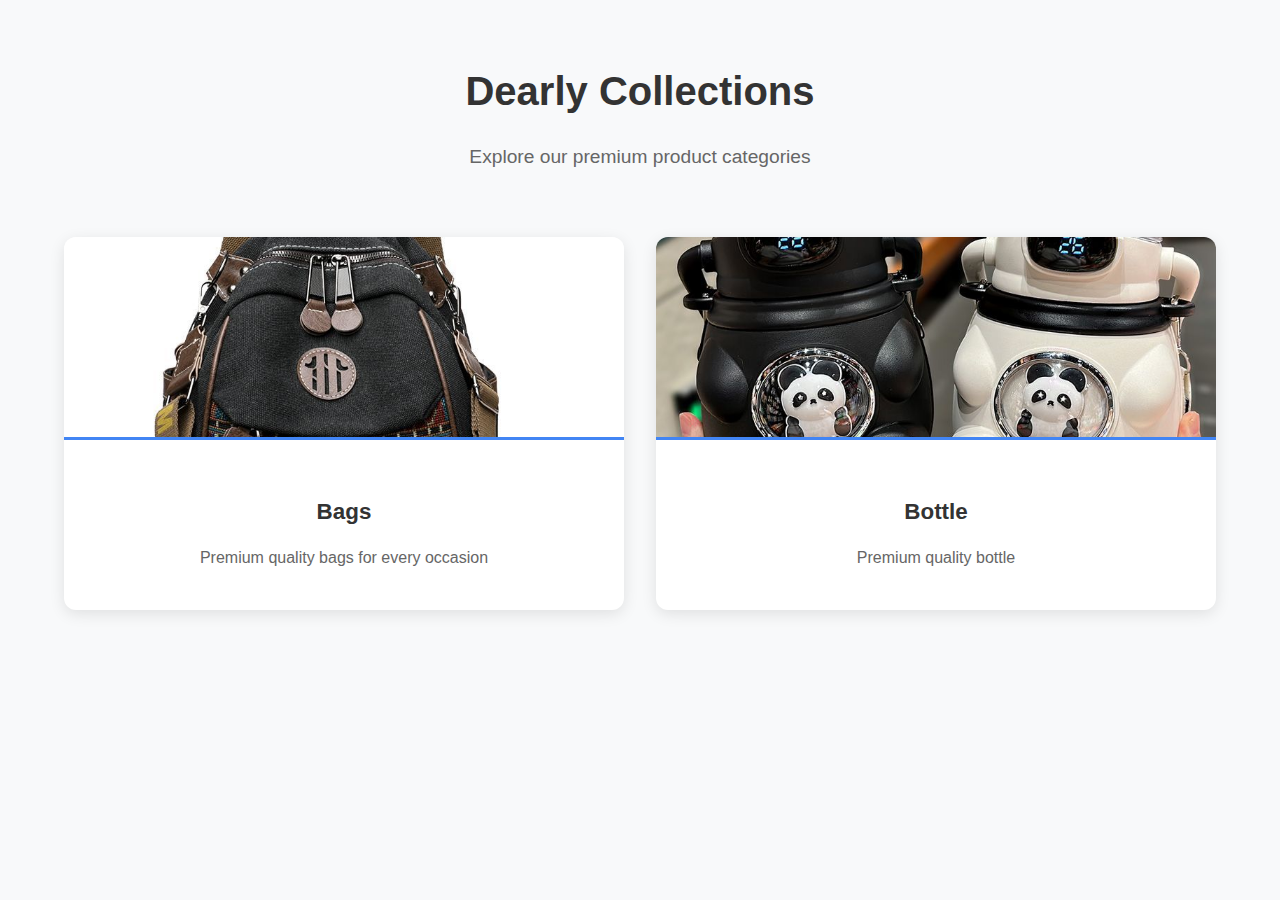
<file: index.html>
<!DOCTYPE html>
<html lang="en">
  <head>
    <meta charset="UTF-8" />
    <meta name="viewport" content="width=device-width, initial-scale=1.0" />
    <title>Dearly - Categories</title>
    <link rel="stylesheet" href="style.css" />
  </head>
  <body>
    <div class="container py-8">
      <header class="page-header">
        <h1>Dearly Collections</h1>
        <p>Explore our premium product categories</p>
      </header>

      <div class="categories-grid" id="categoriesGrid">
        <!-- Categories will be inserted here by JavaScript -->
      </div>
    </div>

    <script src="script.js"></script>
  </body>
</html>
</file>
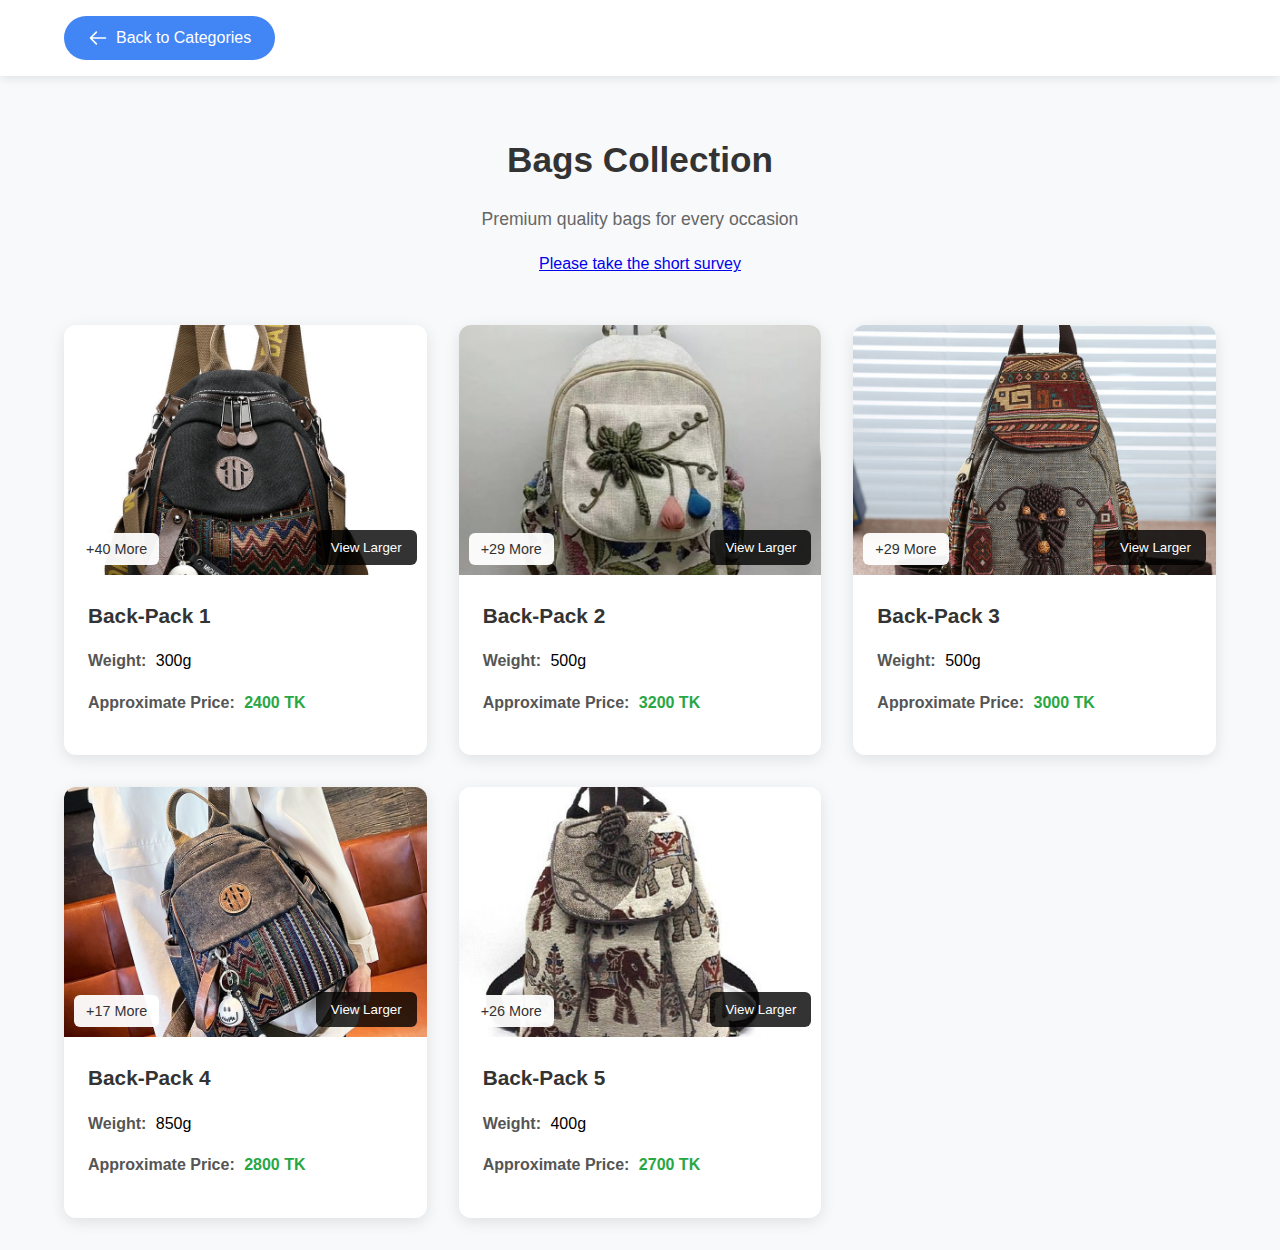
<file: bags.html>
<!DOCTYPE html>
<html lang="en">
  <head>
    <meta charset="UTF-8" />
    <meta name="viewport" content="width=device-width, initial-scale=1.0" />
    <title>Bags Collection - Dearly</title>
    <link rel="stylesheet" href="style.css" />
  </head>
  <body>
    <!-- Back Button -->
    <div class="back-container">
      <button class="back-btn" onclick="goBack()">
        <svg xmlns="http://www.w3.org/2000/svg" class="back-icon" fill="none" viewBox="0 0 24 24" stroke="currentColor">
          <path stroke-linecap="round" stroke-linejoin="round" stroke-width="2" d="M10 19l-7-7m0 0l7-7m-7 7h18"/>
        </svg>
        Back to Categories
      </button>
    </div>

    <div class="container py-8">
      <header class="category-header">
        <h1>Bags Collection</h1>
        <p>Premium quality bags for every occasion</p>
        <a href="https://docs.google.com/forms/d/e/1FAIpQLSdvokMQgVONQch25zDgRLtg0FIwKd3LppDwQ1hAl2ypcC9k0Q/viewform?usp=header" target="_blank">Please take the short survey</a>
      </header>

      <div class="product-grid" id="productGrid">
        <!-- Product cards will be inserted here by JavaScript -->
      </div>
    </div>

    <!-- Image Modal -->
    <div class="modal-overlay" id="imageModal">
      <div class="modal-content">
        <button title="btn" class="close-modal-btn" id="closeModalBtn">
          <svg
            xmlns="http://www.w3.org/2000/svg"
            class="close-icon"
            fill="none"
            viewBox="0 0 24 24"
            stroke="currentColor"
          >
            <path
              stroke-linecap="round"
              stroke-linejoin="round"
              stroke-width="2"
              d="M6 18L18 6M6 6l12 12"
            />
          </svg>
        </button>
        
        <div class="modal-header">
          <h3 id="modalTitle">Product Image</h3>
          <div class="image-counter" id="imageCounter">1 / 1</div>
        </div>
        
        <div class="modal-image-container">
          <button class="nav-btn prev-btn" id="prevBtn">
            <svg viewBox="0 0 24 24" fill="none" stroke="currentColor">
              <path stroke-linecap="round" stroke-linejoin="round" stroke-width="2" d="M15 19l-7-7 7-7"/>
            </svg>
          </button>
          
          <img id="modalImage" class="modal-image" alt="Enlarged product view" />
          
          <button class="nav-btn next-btn" id="nextBtn">
            <svg viewBox="0 0 24 24" fill="none" stroke="currentColor">
              <path stroke-linecap="round" stroke-linejoin="round" stroke-width="2" d="M9 5l7 7-7 7"/>
            </svg>
          </button>
        </div>
        
        <div class="thumbnail-container" id="thumbnailContainer">
          <!-- Thumbnails will be inserted here -->
        </div>
      </div>
    </div>

    <script>
      function goBack() {
        window.location.href = 'index.html';
      }
    </script>
    <script src="bags.js"></script>
  </body>
</html>
</file>
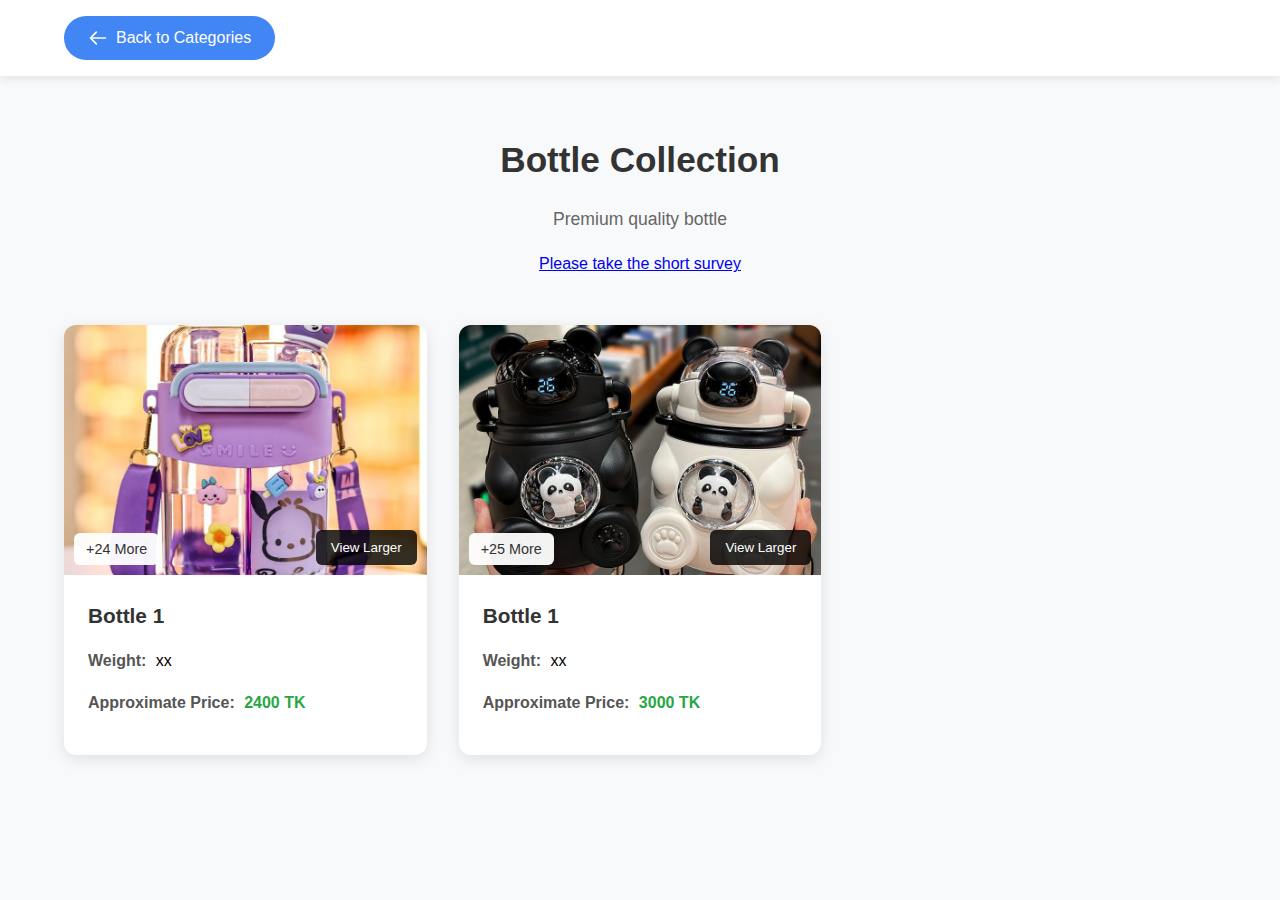
<file: bottle.html>
<!DOCTYPE html>
<html lang="en">
  <head>
    <meta charset="UTF-8" />
    <meta name="viewport" content="width=device-width, initial-scale=1.0" />
    <title>Bags Collection - Dearly</title>
    <link rel="stylesheet" href="style.css" />
  </head>
  <body>
    <!-- Back Button -->
    <div class="back-container">
      <button class="back-btn" onclick="goBack()">
        <svg xmlns="http://www.w3.org/2000/svg" class="back-icon" fill="none" viewBox="0 0 24 24" stroke="currentColor">
          <path stroke-linecap="round" stroke-linejoin="round" stroke-width="2" d="M10 19l-7-7m0 0l7-7m-7 7h18"/>
        </svg>
        Back to Categories
      </button>
    </div>

    <div class="container py-8">
      <header class="category-header">
        <h1>Bottle Collection</h1>
        <p>Premium quality bottle</p>
        <a href="https://docs.google.com/forms/d/e/1FAIpQLSdvokMQgVONQch25zDgRLtg0FIwKd3LppDwQ1hAl2ypcC9k0Q/viewform?usp=header" target="_blank">Please take the short survey</a>
      </header>

      <div class="product-grid" id="productGrid">
        <!-- Product cards will be inserted here by JavaScript -->
      </div>
    </div>

    <!-- Image Modal -->
    <div class="modal-overlay" id="imageModal">
      <div class="modal-content">
        <button title="btn" class="close-modal-btn" id="closeModalBtn">
          <svg
            xmlns="http://www.w3.org/2000/svg"
            class="close-icon"
            fill="none"
            viewBox="0 0 24 24"
            stroke="currentColor"
          >
            <path
              stroke-linecap="round"
              stroke-linejoin="round"
              stroke-width="2"
              d="M6 18L18 6M6 6l12 12"
            />
          </svg>
        </button>
        
        <div class="modal-header">
          <h3 id="modalTitle">Product Image</h3>
          <div class="image-counter" id="imageCounter">1 / 1</div>
        </div>
        
        <div class="modal-image-container">
          <button class="nav-btn prev-btn" id="prevBtn">
            <svg viewBox="0 0 24 24" fill="none" stroke="currentColor">
              <path stroke-linecap="round" stroke-linejoin="round" stroke-width="2" d="M15 19l-7-7 7-7"/>
            </svg>
          </button>
          
          <img id="modalImage" class="modal-image" alt="Enlarged product view" />
          
          <button class="nav-btn next-btn" id="nextBtn">
            <svg viewBox="0 0 24 24" fill="none" stroke="currentColor">
              <path stroke-linecap="round" stroke-linejoin="round" stroke-width="2" d="M9 5l7 7-7 7"/>
            </svg>
          </button>
        </div>
        
        <div class="thumbnail-container" id="thumbnailContainer">
          <!-- Thumbnails will be inserted here -->
        </div>
      </div>
    </div>

    <script>
      function goBack() {
        window.location.href = 'index.html';
      }
    </script>
    <script src="bottle.js"></script>
  </body>
</html>
</file>
<file: style.css>
/* Base Styles */
body {
    font-family: Arial, sans-serif;
    margin: 0;
    padding: 0;
    line-height: 1.6;
    background: #f8f9fa;
}

.container {
    width: 90%;
    max-width: 1200px;
    margin: 0 auto;
}

.py-8 {
    padding-top: 2rem;
    padding-bottom: 2rem;
}

/* Header Styles */
.page-header {
    text-align: center;
    margin-bottom: 3rem;
}

.page-header h1 {
    font-size: 2.5rem;
    color: #333;
    margin-bottom: 0.5rem;
}

.page-header p {
    font-size: 1.2rem;
    color: #666;
}

.category-header {
    text-align: center;
    margin-bottom: 3rem;
}

.category-header h1 {
    font-size: 2.2rem;
    color: #333;
    margin-bottom: 0.5rem;
}

.category-header p {
    font-size: 1.1rem;
    color: #666;
}

/* Categories Grid */
.categories-grid {
    display: grid;
    grid-template-columns: repeat(auto-fit, minmax(300px, 1fr));
    gap: 2rem;
    padding: 1rem 0;
}

.category-card {
    background: white;
    border-radius: 12px;
    overflow: hidden;
    box-shadow: 0 4px 15px rgba(0,0,0,0.1);
    transition: all 0.3s ease;
    cursor: pointer;
    text-decoration: none;
    color: inherit;
    display: block;
}

.category-card:hover {
    transform: translateY(-8px);
    box-shadow: 0 12px 30px rgba(0,0,0,0.15);
}

.category-image {
    width: 100%;
    height: 200px;
    object-fit: cover;
    border-bottom: 3px solid #4285F4;
}

.category-info {
    padding: 1.5rem;
    text-align: center;
}

.category-name {
    font-size: 1.4rem;
    font-weight: bold;
    color: #333;
    margin-bottom: 0.5rem;
}

.category-description {
    color: #666;
    font-size: 1rem;
    line-height: 1.5;
}

/* Back Button */
.back-container {
    background: white;
    padding: 1rem 0;
    box-shadow: 0 2px 10px rgba(0,0,0,0.1);
    position: sticky;
    top: 0;
    z-index: 100;
}

.back-btn {
    display: inline-flex;
    align-items: center;
    background: #4285F4;
    color: white;
    border: none;
    padding: 12px 24px;
    border-radius: 25px;
    cursor: pointer;
    font-size: 1rem;
    font-weight: 500;
    transition: all 0.3s ease;
    margin-left: 5%;
}

.back-btn:hover {
    background: #3367D6;
    transform: translateX(-5px);
}

.back-icon {
    width: 20px;
    height: 20px;
    margin-right: 8px;
}

/* Product Grid */
.product-grid {
    display: grid;
    grid-template-columns: repeat(auto-fill, minmax(300px, 1fr));
    gap: 2rem;
}

.product-card {
    background: white;
    border-radius: 12px;
    overflow: hidden;
    box-shadow: 0 4px 15px rgba(0,0,0,0.1);
    transition: all 0.3s ease;
}

.product-card:hover {
    transform: translateY(-5px);
    box-shadow: 0 10px 25px rgba(0,0,0,0.15);
}

.product-image-container {
    position: relative;
    overflow: hidden;
    height: 250px;
}

.product-image {
    width: 100%;
    height: 100%;
    object-fit: cover;
    transition: transform 0.3s ease;
}

.product-image:hover {
    transform: scale(1.05);
}

.view-larger-btn {
    position: absolute;
    bottom: 10px;
    right: 10px;
    background: rgba(0,0,0,0.8);
    color: white;
    border: none;
    padding: 10px 15px;
    border-radius: 6px;
    cursor: pointer;
    transition: all 0.3s ease;
    z-index: 2;
    font-weight: 500;
}

.view-larger-btn:hover {
    background: rgba(0,0,0,0.9);
    transform: scale(1.05);
}

.show-more-btn {
    position: absolute;
    bottom: 10px;
    left: 10px;
    background: rgba(255,255,255,0.95);
    color: #333;
    border: none;
    padding: 8px 12px;
    border-radius: 6px;
    cursor: pointer;
    transition: all 0.3s ease;
    z-index: 2;
    font-size: 0.9rem;
    font-weight: 500;
}

.show-more-btn:hover {
    background: white;
    transform: translateY(-2px);
}

.product-details {
    padding: 1.5rem;
}

.product-title {
    margin-top: 0;
    font-size: 1.3rem;
    color: #333;
    margin-bottom: 1rem;
}

.product-info {
    margin-bottom: 1rem;
}

.info-label {
    font-weight: bold;
    color: #555;
    margin-right: 5px;
}

.price-green {
    color: #28a745;
    font-weight: bold;
}

/* Modal Styles */
.modal-overlay {
    position: fixed;
    top: 0;
    left: 0;
    right: 0;
    bottom: 0;
    background-color: rgba(0, 0, 0, 0.75);
    display: flex;
    align-items: center;
    justify-content: center;
    z-index: 1000;
    opacity: 0;
    visibility: hidden;
    transition: all 0.3s ease;
}

.modal-overlay.active {
    opacity: 1;
    visibility: visible;
}

.modal-content {
    position: relative;
    max-width: 95%;
    max-height: 95%;
    background: white;
    padding: 20px;
    border-radius: 12px;
    display: flex;
    flex-direction: column;
}

.modal-header {
    display: flex;
    justify-content: space-between;
    align-items: center;
    margin-bottom: 1rem;
    padding: 0 1rem;
}

.modal-header h3 {
    margin: 0;
    font-size: 1.2rem;
    color: #333;
}

.image-counter {
    background: #f0f0f0;
    padding: 4px 12px;
    border-radius: 20px;
    font-size: 0.9rem;
    font-weight: bold;
}

.modal-image-container {
    position: relative;
    display: flex;
    align-items: center;
    justify-content: center;
    min-height: 400px;
    margin-bottom: 1rem;
}

.modal-image {
    max-width: 100%;
    max-height: 70vh;
    object-fit: contain;
    border-radius: 8px;
}

.nav-btn {
    position: absolute;
    top: 50%;
    transform: translateY(-50%);
    background: rgba(0,0,0,0.7);
    color: white;
    border: none;
    width: 50px;
    height: 50px;
    border-radius: 50%;
    cursor: pointer;
    display: flex;
    align-items: center;
    justify-content: center;
    transition: all 0.3s ease;
    z-index: 10;
}

.nav-btn:hover:not(:disabled) {
    background: rgba(0,0,0,0.9);
    transform: translateY(-50%) scale(1.1);
}

.nav-btn:disabled {
    opacity: 0.3;
    cursor: not-allowed;
}

.prev-btn {
    left: 20px;
}

.next-btn {
    right: 20px;
}

.nav-btn svg {
    width: 24px;
    height: 24px;
}

.thumbnail-container {
    display: flex;
    gap: 10px;
    justify-content: center;
    flex-wrap: wrap;
    padding: 10px;
    max-height: 100px;
    overflow-x: auto;
}

.thumbnail {
    width: 60px;
    height: 60px;
    border-radius: 4px;
    overflow: hidden;
    cursor: pointer;
    border: 2px solid transparent;
    transition: all 0.3s ease;
}

.thumbnail:hover {
    border-color: #4285F4;
    transform: scale(1.05);
}

.thumbnail.active {
    border-color: #4285F4;
    transform: scale(1.1);
}

.thumbnail img {
    width: 100%;
    height: 100%;
    object-fit: cover;
}

.close-modal-btn {
    position: absolute;
    top: 15px;
    right: 15px;
    background: rgba(0,0,0,0.7);
    border: none;
    color: white;
    cursor: pointer;
    padding: 8px;
    border-radius: 50%;
    z-index: 11;
    transition: all 0.3s ease;
}

.close-modal-btn:hover {
    background: rgba(0,0,0,0.9);
    transform: scale(1.1);
}

.close-icon {
    width: 20px;
    height: 20px;
}

/* Responsive Design */
@media (max-width: 768px) {
    .categories-grid {
        grid-template-columns: 1fr;
        gap: 1.5rem;
    }
    
    .page-header h1 {
        font-size: 2rem;
    }
    
    .category-header h1 {
        font-size: 1.8rem;
    }
    
    .product-grid {
        grid-template-columns: 1fr;
    }
    
    .modal-content {
        max-width: 98%;
        max-height: 98%;
        padding: 10px;
    }
    
    .modal-image-container {
        min-height: 300px;
    }
    
    .nav-btn {
        width: 40px;
        height: 40px;
    }
    
    .prev-btn {
        left: 10px;
    }
    
    .next-btn {
        right: 10px;
    }
    
    .thumbnail {
        width: 50px;
        height: 50px;
    }
    
    .back-btn {
        margin-left: 2%;
        padding: 10px 20px;
    }
}
</file>
